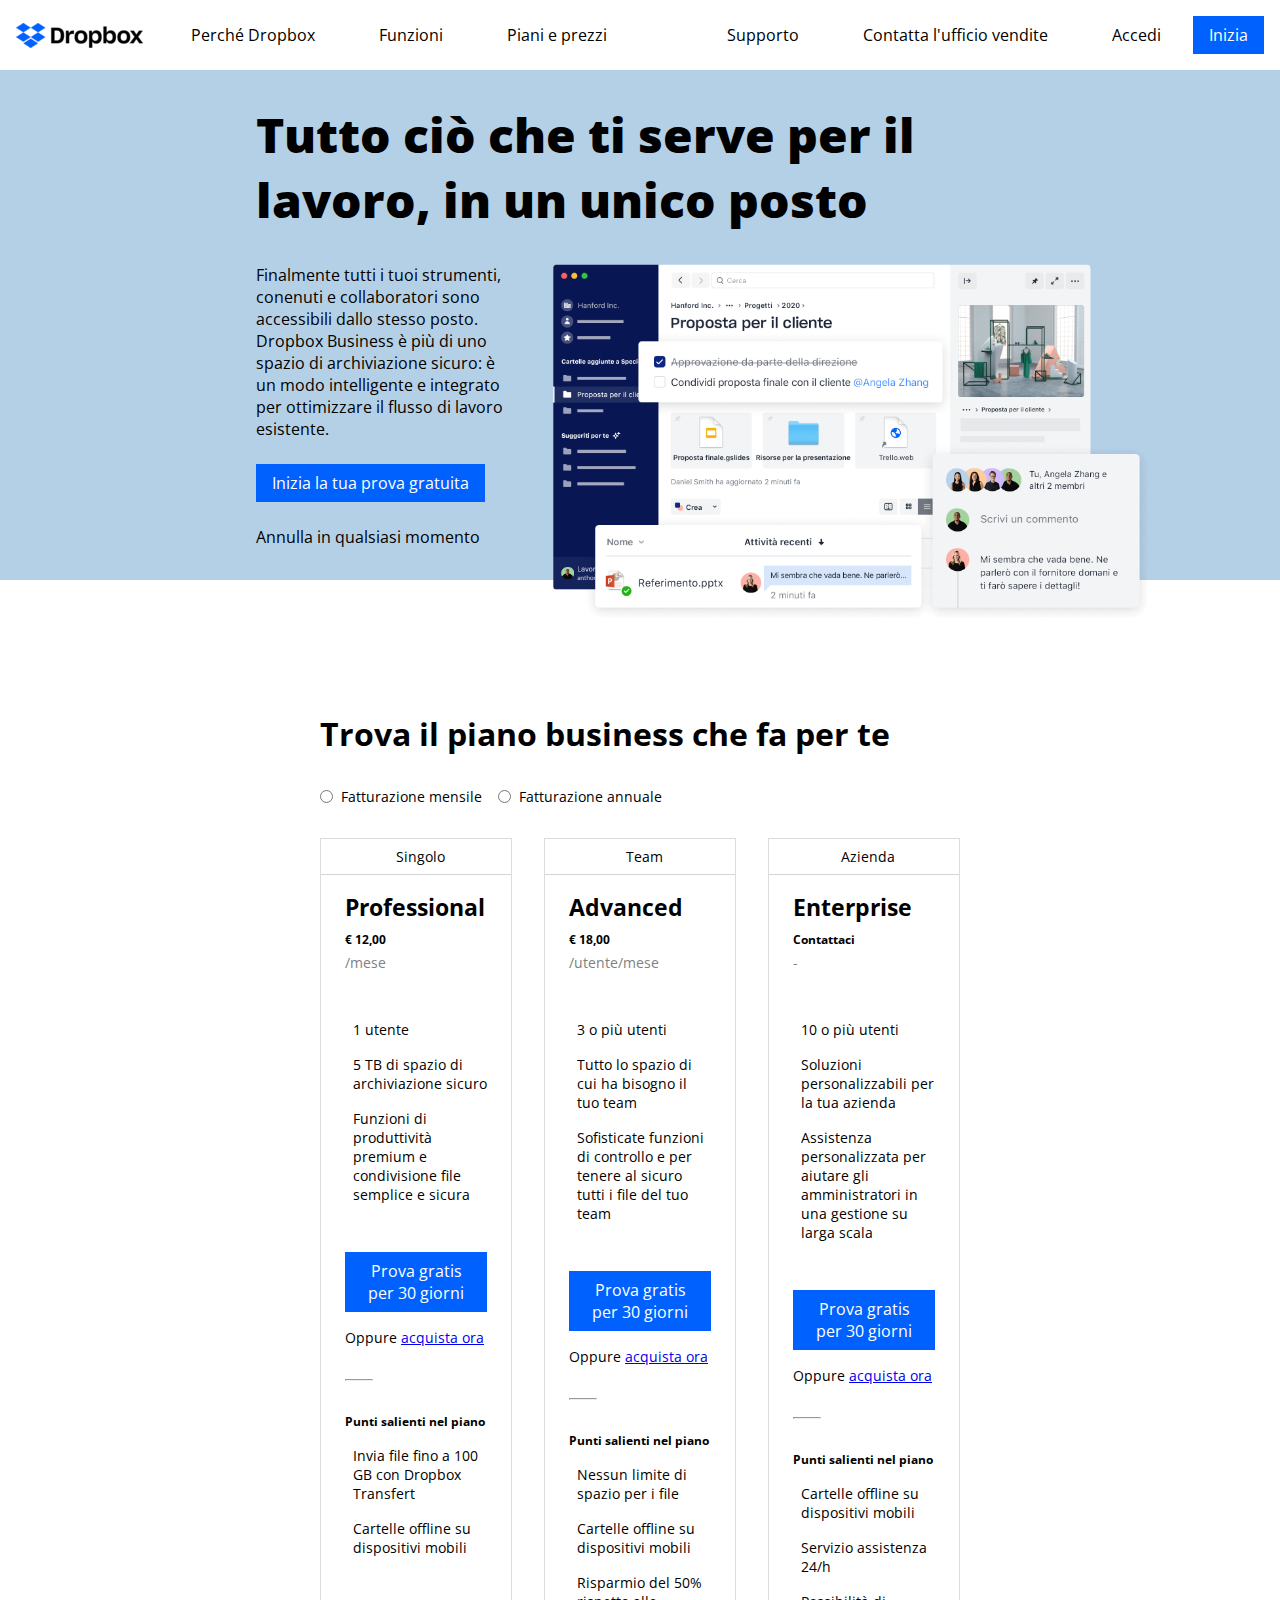
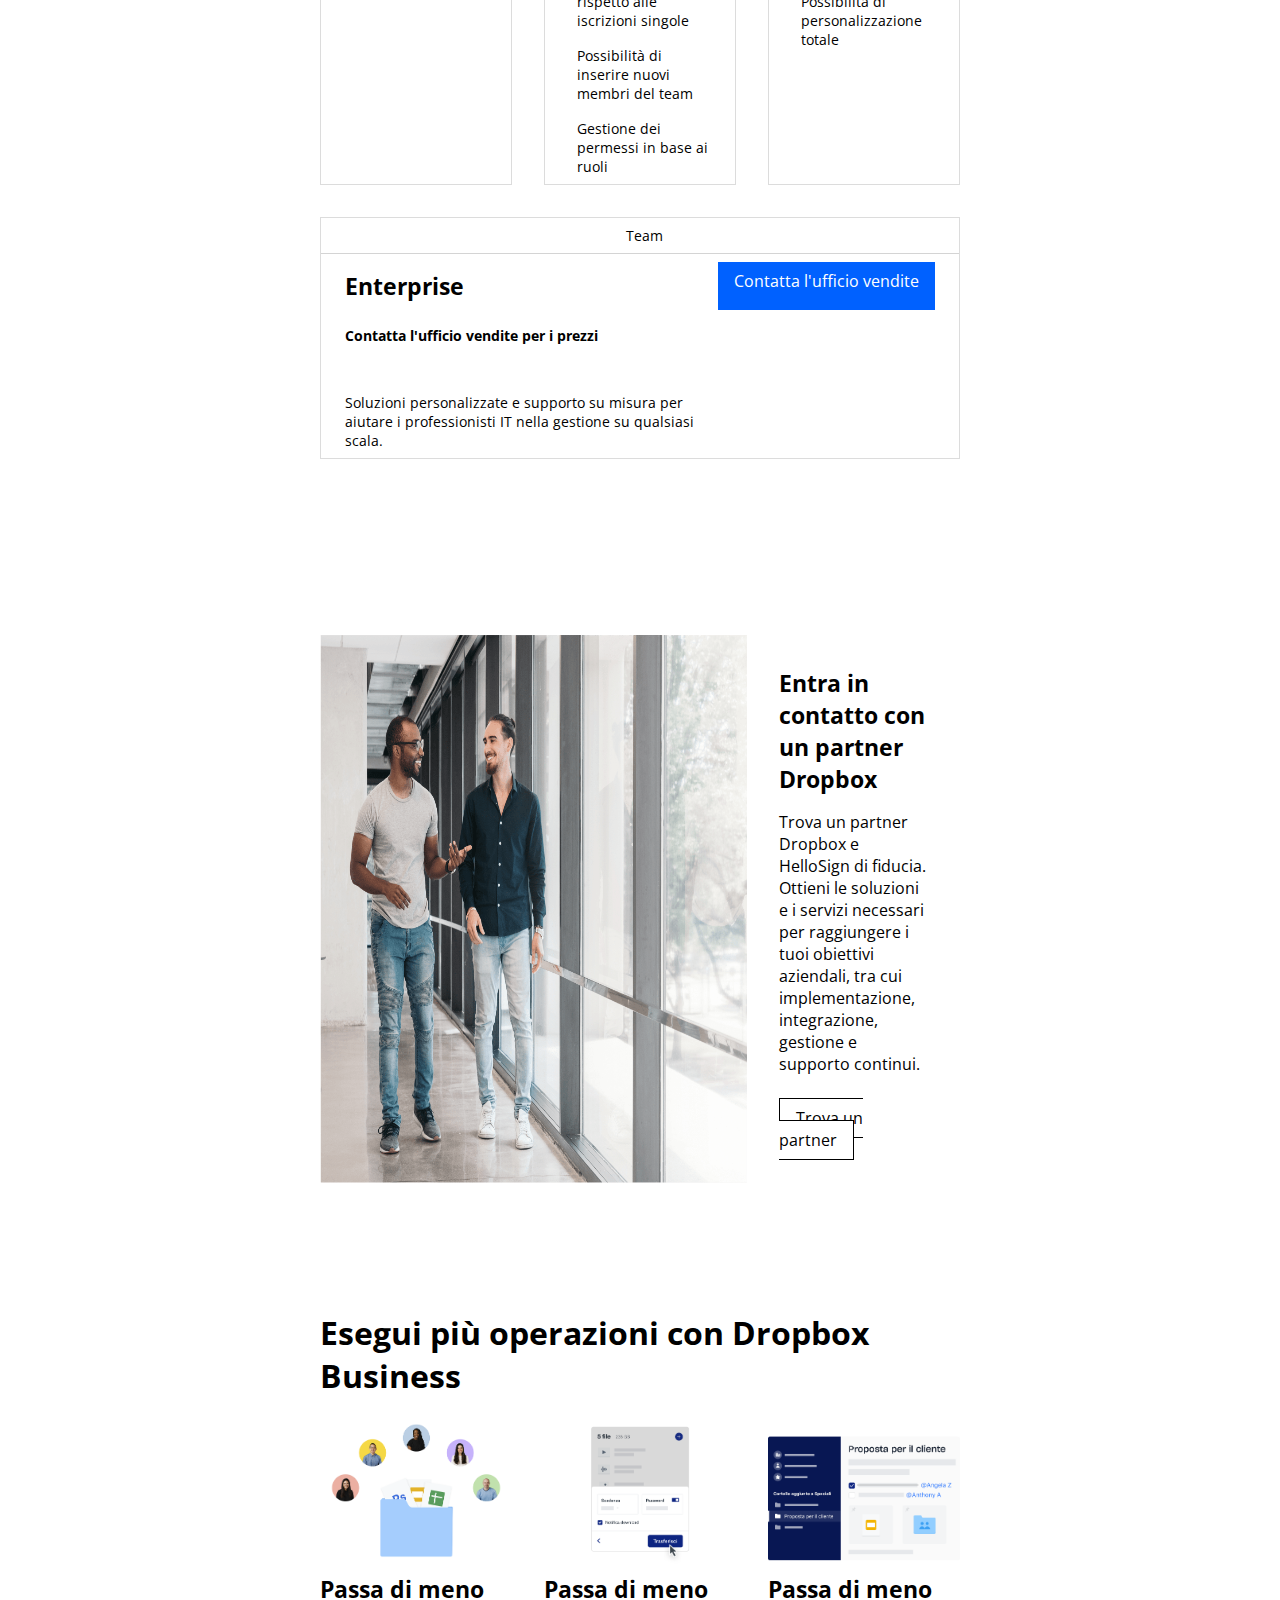
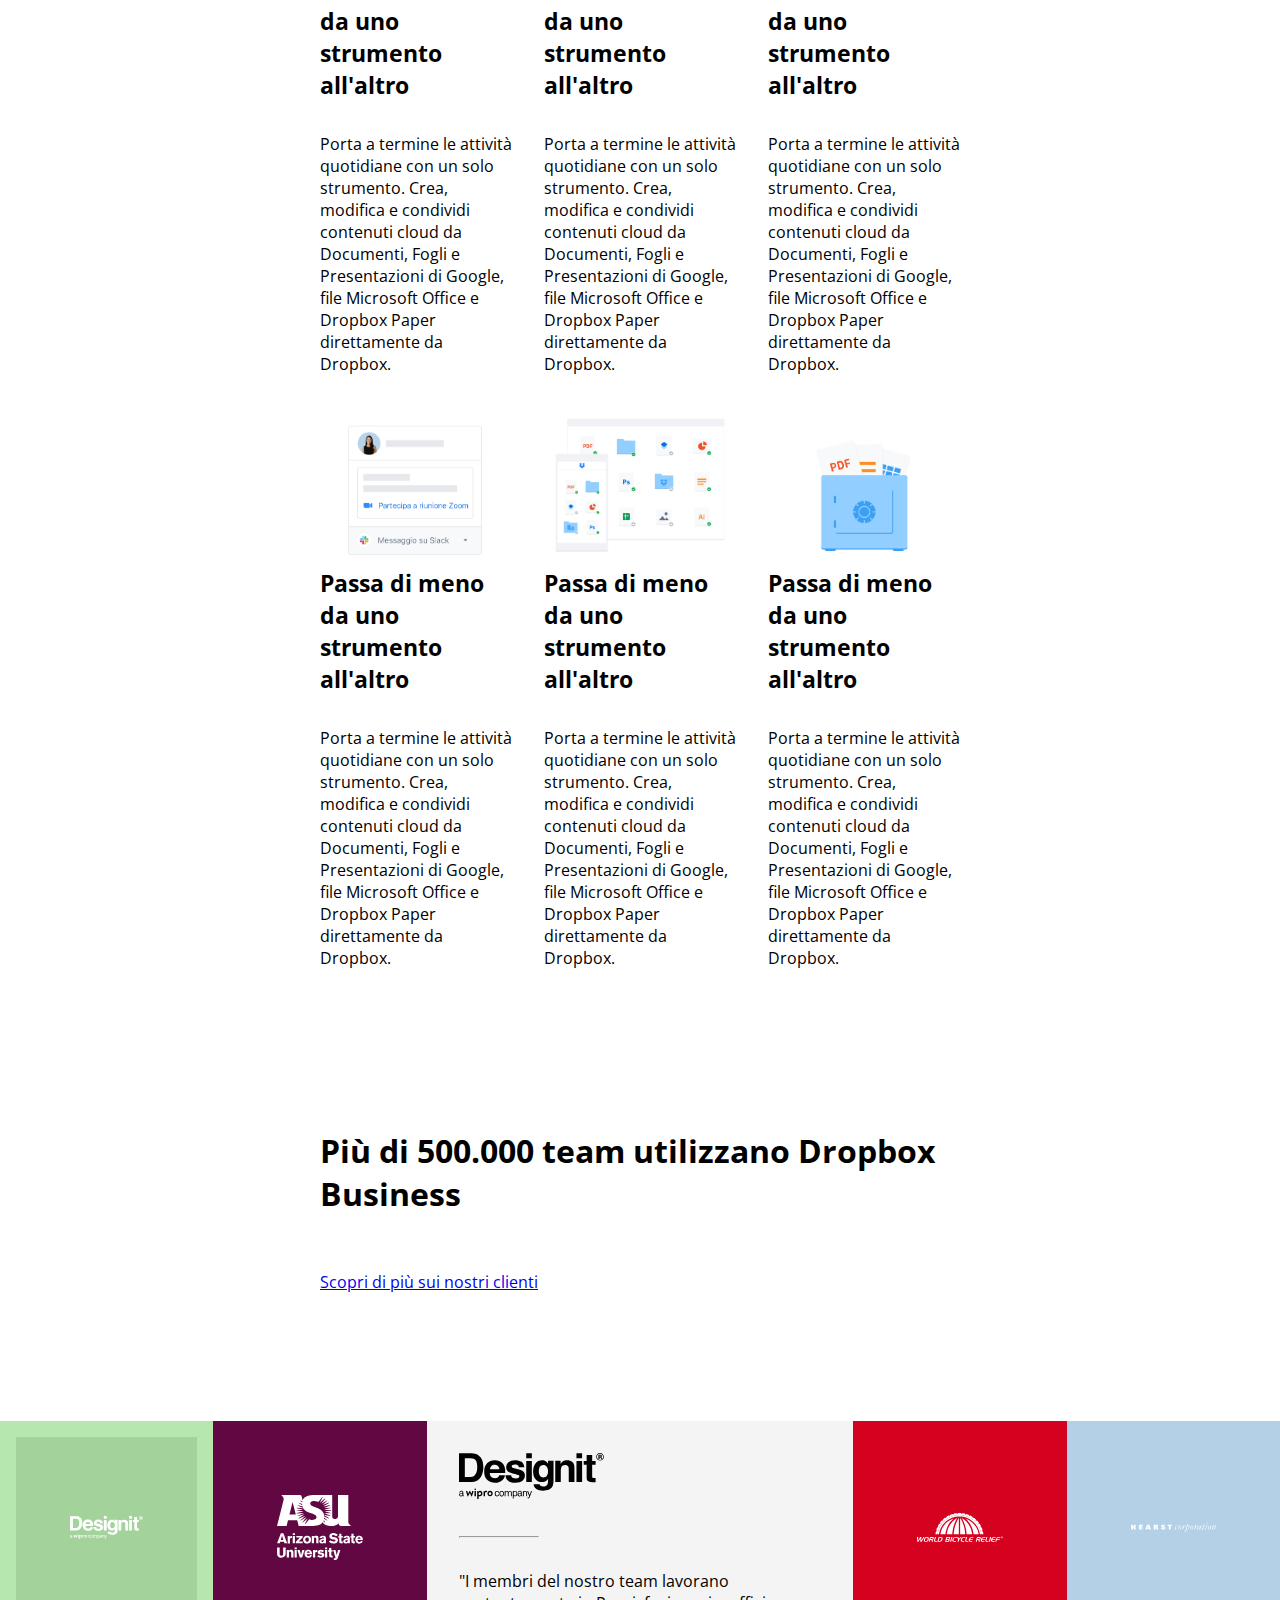
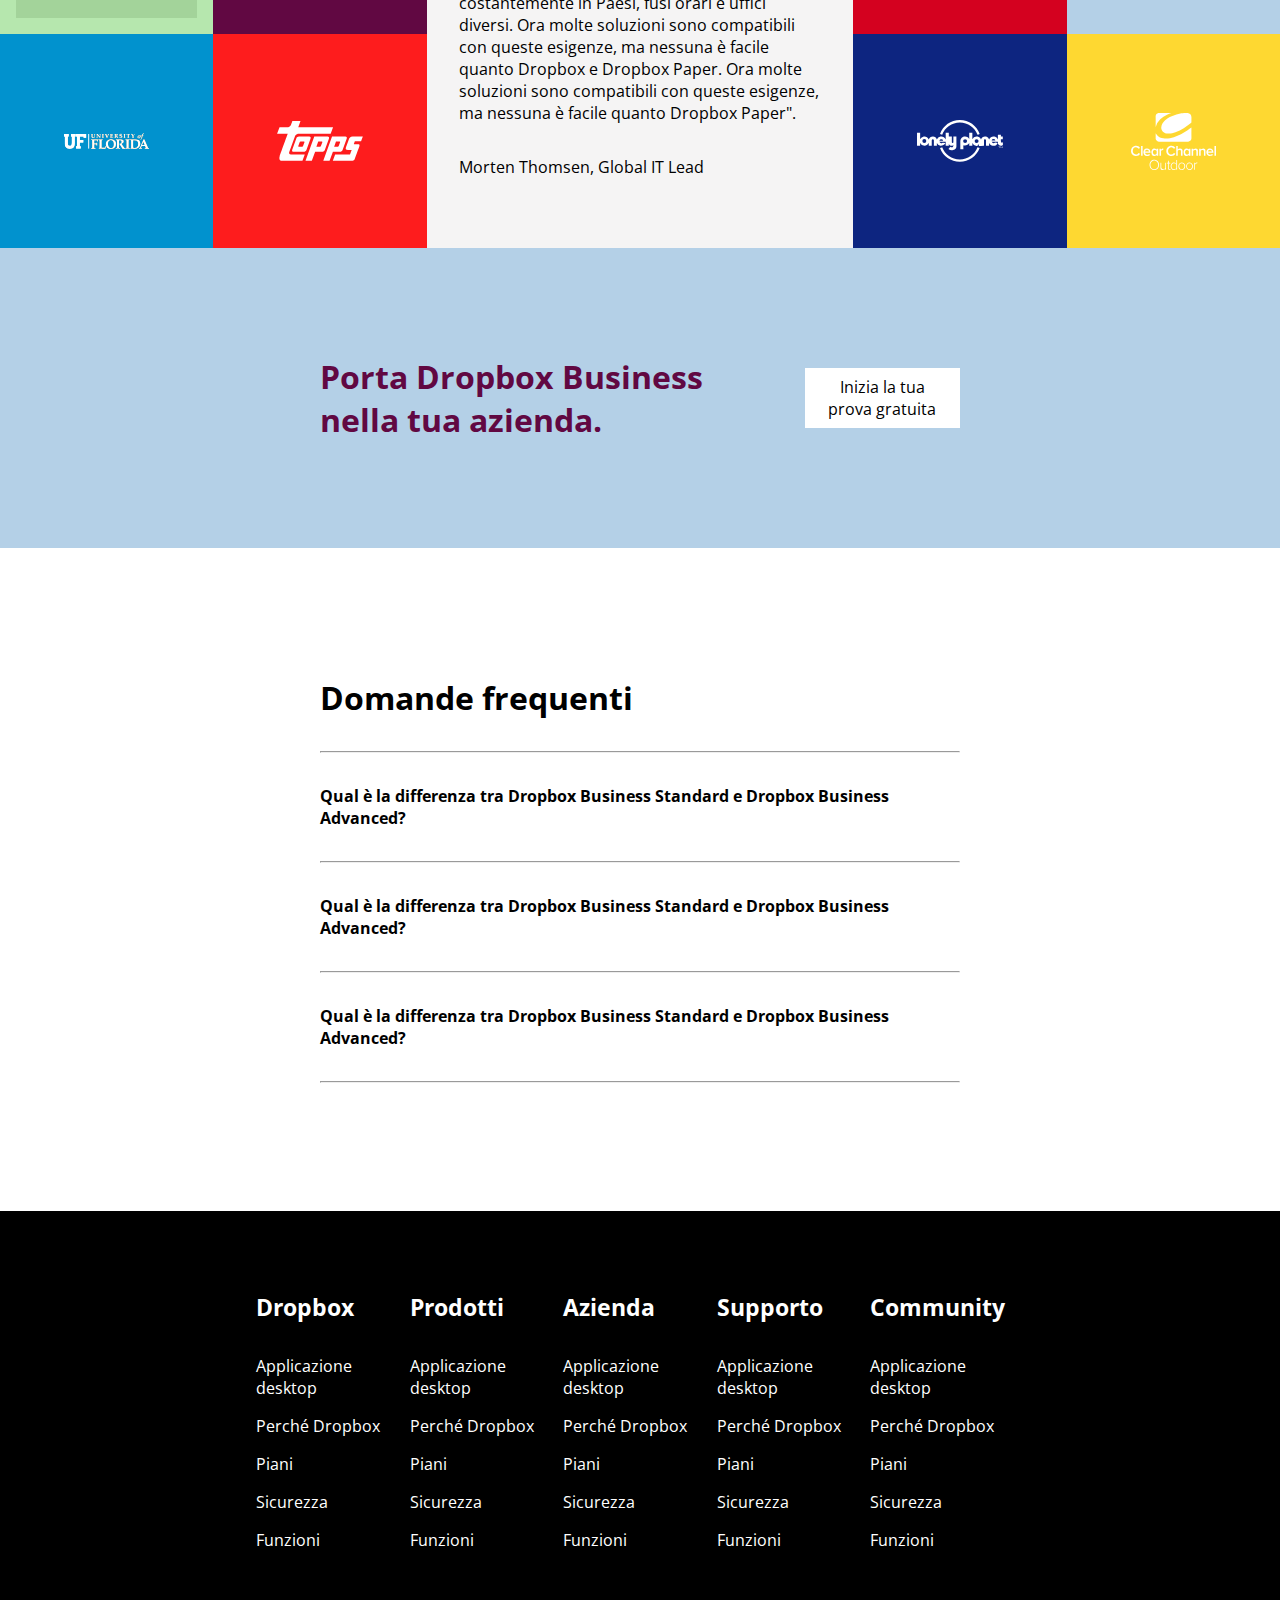
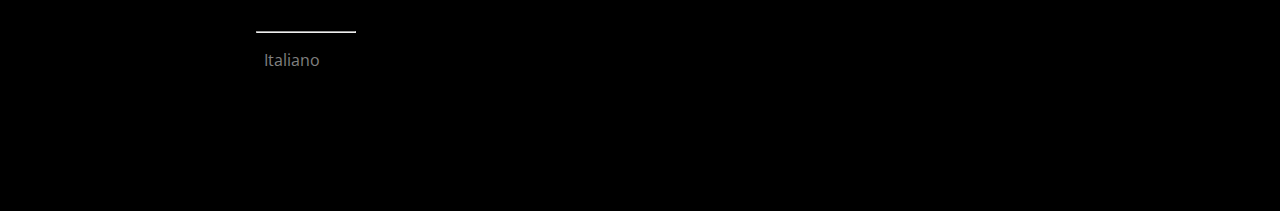
<file: index.html>
<!DOCTYPE html>
<html lang="en">
    <head>
        <meta charset="UTF-8">
        <meta name="viewport" content="width=device-width, initial-scale=1.0">
        <title>Dropbox</title>
        <link rel="stylesheet" href="./css/style.css">

        <!-- Fontawesome -->
        <link rel="stylesheet"
            href="https://cdnjs.cloudflare.com/ajax/libs/font-awesome/6.4.0/css/all.min.css"
            integrity="sha512-iecdLmaskl7CVkqkXNQ/ZH/XLlvWZOJyj7Yy7tcenmpD1ypASozpmT/E0iPtmFIB46ZmdtAc9eNBvH0H/ZpiBw=="
            crossorigin="anonymous" referrerpolicy="no-referrer" />

        <!-- Google Font -->
        <link rel="preconnect" href="https://fonts.googleapis.com">
        <link rel="preconnect" href="https://fonts.gstatic.com" crossorigin>
        <link
            href="https://fonts.googleapis.com/css2?family=Open+Sans:wght@300;400;700;800&display=swap"
            rel="stylesheet">
    </head>
    <body class="debug">
        <header>
            <nav class="d-flex">
                <div class="left-nav d-flex align-center">
                    <img src="./img/logo-small.png" alt>
                    <ul class="d-flex">
                        <div
                            class="nav-border dropdown d-flex justify-center align-center">
                            <li><a href>Perché Dropbox</a></li>
                            <div class="dropdown-content">
                                <div class="dropdown-left">
                                    <ul>
                                        <a href="#"><h4>Panoramica</h4></a>
                                        <a href="#">Ispirati</a>
                                        <a href="#">Cosa dicono i clienti</a>
                                        <a href="#">Integrazioni di app</a>
                                        <a href="#">Risorse</a>
                                    </ul>
                                </div>
                                <div class="dropdown-right">
                                    <ul>
                                        <a href="#"><h4>Lavora al meglio con Dropbox</h4></a>
                                        <a href="#">Condividi file</a>
                                        <a href="#">Archivia e organizza</a>
                                        <a href="#">Sincronizza i tuoi dispositivi</a>
                                        <a href="#">Proteggi i tuoi dati</a>
                                        <a href="#">Connetti tra loro i membri del team in remoto</a>
                                        <a href="#">Fai avanzare il tuo lavoro</a>
                                        <a href="#">Backup sempre attivo</a>
                                        <a href="#">Firma un documento</a>
                                        <a href="#">Monitora i dati analitici dei documenti</a>
                                    </ul>
                                </div>
                            </div>
                        </div>
                        <div
                            class="nav-border dropdown d-flex justify-center align-center">
                            <li><a href>Funzioni </a></li>
                                    <div class="dropdown-content">
                                        <div class="dropdown-left">
                                            <ul>
                                                <a href="#"><h4>Panoramica</h4></a>
                                                <a href="#">Ispirati</a>
                                                <a href="#">Cosa dicono i clienti</a>
                                                <a href="#">Integrazioni di app</a>
                                                <a href="#">Risorse</a>
                                            </ul>
                                        </div>
                                        
                                        </div>
                                    </div>
                        <div
                            class="nav-border d-flex justify-center align-center"><li><a
                                    href>Piani e prezzi</a></li></div>
                    </ul>
                </div>
                <div class="right-nav d-flex">
                    <ul class="d-flex">
                        <div
                            class="nav-border d-flex justify-center align-center"><li><a
                                    href>Supporto</a></li></div>
                        <div
                            class="nav-border d-flex justify-center align-center"><li><a
                                    href>Contatta l'ufficio vendite</a></li></div>
                        <div
                            class="nav-border d-flex justify-center align-center"><li><a
                                    href>Accedi</a></li></div>
                    </ul>
                    <a class="blue-button" href>Inizia</a>
                </div>
            </nav>
        </header>
        <main>
            <section class="jumbo">
                <div class="container hero">
                    <h1>Tutto ciò che ti serve per il lavoro, in un unico posto</h1>
                    <div class="row d-flex">
                        <div class="col-4">
                            <p class="text-top">Finalmente tutti i tuoi
                                strumenti, conenuti e
                                collaboratori sono accessibili dallo stesso
                                posto.
                                Dropbox Business è più di uno spazio di
                                archiviazione sicuro: è un modo intelligente e
                                integrato per ottimizzare il flusso di lavoro
                                esistente.</p>
                            <a class="blue-button" href="#">Inizia la tua prova
                                gratuita</a>
                            <p class="text-bottom">Annulla in qualsiasi momento</p>
                            <a href="#plans-section"><i
                                    class="arrow fa-solid fa-arrow-down fa-2xl"></i></a>
                        </div>
                        <div class="col-8">
                            <img src="./img/jumbo.png" alt>
                        </div>
                    </div>
                </div>
            </section>

            <section class="plans" id="plans-section">
                <div class="container business">
                    <h2 class="find">Trova il piano business che fa per te</h2>

                    <div class="pay-form d-flex">
                        <input type="radio" name="payment"
                            value="Fatturazione mensile">
                        <label for="Fatturazione mensile">Fatturazione mensile</label><br>
                        <input type="radio" id="Fatturazione annuale"
                            name="payment" value="Fatturazione annuale">
                        <label for="Fatturazione annuale">Fatturazione annuale</label><br>
                    </div>

                    <div class="row d-flex gap-2">
                        <div class="col-4 d-flex">
                            <div class="card">
                                <div class="card-top d-flex gap-half">
                                    <i class="fa-solid fa-user"></i><p>Singolo</p>
                                </div>

                                <div class="divide d-flex flex-column py-half ">

                                    <h3 class="plan-title">Professional</h3>
                                    <h5 class="price">€ 12,00</h5>
                                    <p class="duration">/mese</p>
                                </div>
                                <div
                                    class="users-number d-flex flex-row py-half align-center gap-half">
                                    <i class="fa-solid fa-user"></i>
                                    <p>1 utente</p>
                                </div>
                                <div
                                    class="cloud d-flex flex-row py-half gap-half">
                                    <i class="fa-solid fa-folder"></i>
                                    <p>5 TB di spazio di archiviazione sicuro</p>
                                </div>
                                <div
                                    class="share d-flex flex-row py-half gap-half">
                                    <i class="fa-solid fa-share-nodes"></i>
                                    <p>Funzioni di produttività premium e
                                        condivisione file semplice e sicura</p>
                                </div>
                                <div class="buy d-flex justify-center py-half">
                                    <a href="#" class="blue-button  py-half">Prova
                                        gratis per 30 giorni</a>

                                </div>
                                <div class="or py-half">
                                    <p>Oppure <a href="#">acquista ora</a></p>
                                </div>
                                <div class="line py-half"><hr>
                                </div>
                                <div class="advantages py-half">
                                    <h5>Punti salienti nel piano</h5>
                                </div>
                                <div class="d-flex py-half gap-half">
                                    <i class="fa-solid fa-check"
                                        style="color: var(--dbx-primary);"></i>
                                    <p>Invia file fino a 100 GB con Dropbox
                                        Transfert</p>
                                </div>
                                <div class="d-flex py-half gap-half">
                                    <i class="fa-solid fa-check"
                                        style="color: var(--dbx-primary);"></i>
                                    <p>Cartelle offline su dispositivi mobili</p>
                                </div>
                            </div>
                        </div>
                        <div class="col-4 d-flex center">
                            <div class="card">
                                <div class="card-top d-flex gap-half">
                                    <i class="fa-solid fa-people-group"></i><p>Team</p>
                                </div>

                                <div class="divide d-flex flex-column py-half ">

                                    <h3 class="plan-title">Advanced</h3>
                                    <h5 class="price">€ 18,00</h5>
                                    <p class="duration">/utente/mese</p>
                                </div>
                                <div
                                    class="users-number d-flex flex-row py-half align-center gap-half">
                                    <i class="fa-solid fa-people-group"></i>
                                    <p>3 o più utenti</p>
                                </div>
                                <div
                                    class="cloud d-flex flex-row py-half gap-half">
                                    <i class="fa-solid fa-folder"></i>
                                    <p>Tutto lo spazio di cui ha bisogno il tuo
                                        team</p>
                                </div>
                                <div
                                    class="share d-flex flex-row py-half gap-half">
                                    <i class="fa-solid fa-share-nodes"></i>
                                    <p>Sofisticate funzioni di controllo e per
                                        tenere al sicuro tutti i file del tuo
                                        team</p>
                                </div>
                                <div class="buy d-flex justify-center py-half">
                                    <a href="#" class="blue-button  py-half">Prova
                                        gratis per 30 giorni</a>
                                </div>
                                <div class="or py-half">
                                    <p>Oppure <a href="#">acquista ora</a></p>
                                </div>
                                <div class="line py-half"><hr>
                                </div>
                                <div class="advantages py-half">
                                    <h5>Punti salienti nel piano</h5>
                                </div>
                                <div class="d-flex py-half gap-half">
                                    <i class="fa-solid fa-check"
                                        style="color: var(--dbx-primary);"></i>
                                    <p>Nessun limite di spazio per i file</p>
                                </div>
                                <div class="d-flex py-half gap-half">
                                    <i class="fa-solid fa-check"
                                        style="color: var(--dbx-primary);"></i>
                                    <p>Cartelle offline su dispositivi mobili</p>
                                </div>
                                <div class="d-flex py-half gap-half">
                                    <i class="fa-solid fa-check"
                                        style="color: var(--dbx-primary);"></i>
                                    <p>Risparmio del 50% rispetto alle
                                        iscrizioni singole</p>
                                </div>
                                <div class="d-flex py-half gap-half">
                                    <i class="fa-solid fa-check"
                                        style="color: var(--dbx-primary);"></i>
                                    <p>Possibilità di inserire nuovi membri del
                                        team</p>
                                </div>
                                <div class="d-flex py-half gap-half">
                                    <i class="fa-solid fa-check"
                                        style="color: var(--dbx-primary);"></i>
                                    <p>Gestione dei permessi in base ai ruoli</p>
                                </div>
                            </div>
                        </div>
                        <div class="col-4 d-flex">
                            <div class="card">
                                <div class="card-top d-flex gap-half">
                                    <i class="fa-sharp fa-solid fa-building"></i><p>Azienda</p>
                                </div>

                                <div class="divide d-flex flex-column py-half ">

                                    <h3 class="plan-title">Enterprise</h3>
                                    <h5 class="price">Contattaci</h5>
                                    <p class="duration">-</p>
                                </div>
                                <div
                                    class="users-number d-flex flex-row py-half align-center gap-half">
                                    <i class="fa-solid fa-user"></i>
                                    <p>10 o più utenti</p>
                                </div>
                                <div
                                    class="cloud d-flex flex-row py-half gap-half">
                                    <i class="fa-solid fa-folder"></i>
                                    <p>Soluzioni personalizzabili per la tua
                                        azienda</p>
                                </div>
                                <div
                                    class="share d-flex flex-row py-half gap-half">
                                    <i class="fa-solid fa-share-nodes"></i>
                                    <p>Assistenza personalizzata per aiutare gli
                                        amministratori in una gestione su larga
                                        scala</p>
                                </div>
                                <div class="buy d-flex justify-center py-half">
                                    <a href="#" class="blue-button  py-half">Prova
                                        gratis per 30 giorni</a>
                                </div>
                                <div class="or py-half">
                                    <p>Oppure <a href="#">acquista ora</a></p>
                                </div>
                                <div class="line py-half"><hr>
                                </div>
                                <div class="advantages py-half">
                                    <h5>Punti salienti nel piano</h5>
                                </div>
                                <div class="d-flex py-half gap-half">
                                    <i class="fa-solid fa-check"
                                        style="color: var(--dbx-primary);"></i>
                                    <p>Cartelle offline su dispositivi mobili</p>
                                </div>
                                <div class="d-flex py-half gap-half">
                                    <i class="fa-solid fa-check"
                                        style="color: var(--dbx-primary);"></i>
                                    <p>Servizio assistenza 24/h</p>
                                </div>
                                <div class="d-flex py-half gap-half">
                                    <i class="fa-solid fa-check"
                                        style="color: var(--dbx-primary);"></i>
                                    <p>Possibilità di personalizzazione totale</p>
                                </div>
                            </div>
                        </div>

                    </div>
                    <div class="col-12">

                        <div class="card">
                            <div class="card-top d-flex gap-half">
                                <i class="fa-sharp fa-solid fa-building"></i>
                                <p>Team</p>
                            </div>
                            <div class="horizontal">
                            </div>
                            <div class="card-4 d-flex py-half ">
                                <h3 class="plan-title">Enterprise</h3>
                                <a class="blue-button" href="#">Contatta l'ufficio
                                    vendite</a>
                            </div>
                            <div class="subtitle py-half flex-column">
                                <h4>Contatta l'ufficio vendite per i prezzi</h4>
                                <p>Soluzioni personalizzate e supporto su misura
                                    per aiutare i professionisti IT nella
                                    gestione su qualsiasi scala.</p>
                            </div>

                        </div>

                    </div>
                </section>

                <section class="join">
                    <div class="container wrap">
                        <div class="row d-flex">
                            <div class="col-8 d-flex">
                                <img class="partner" src="./img/partner.png" alt>
                            </div>
                            <div class="col-4 contact-partner">
                                <h3>Entra in contatto con un partner Dropbox</h3>
                                <p>Trova un partner Dropbox e HelloSign di
                                    fiducia. Ottieni le soluzioni e i servizi
                                    necessari per raggiungere i tuoi obiettivi
                                    aziendali, tra cui implementazione,
                                    integrazione, gestione e supporto continui.</p>
                                <a class="white-button" href>Trova un partner</a>
                            </div>
                        </div>
                    </div>
                </section>

                <section class="operations">

                    <h2>Esegui più operazioni con Dropbox Business</h2>
                    <div class="container">
                        <div class="row d-flex gap-2">
                            <div class="col-4">
                                <img class="img-operations"
                                    src="./img/business-feature-switching-tools.png"
                                    alt="Funzioni">
                                <h3>Passa di meno da uno strumento all'altro</h3>
                                <p>Porta a termine le attività quotidiane con un
                                    solo strumento. Crea, modifica e condividi
                                    contenuti cloud da
                                    Documenti, Fogli e Presentazioni di Google,
                                    file Microsoft Office e Dropbox Paper
                                    direttamente da Dropbox.</p>
                            </div>

                            <div class="col-4">
                                <img class="img-operations"
                                    src="./img/business-feature-send-files-it.png"
                                    alt="Funzioni">
                                <h3>Passa di meno da uno strumento all'altro</h3>
                                <p>Porta a termine le attività quotidiane con un
                                    solo strumento. Crea, modifica e condividi
                                    contenuti cloud da
                                    Documenti, Fogli e Presentazioni di Google,
                                    file Microsoft Office e Dropbox Paper
                                    direttamente da Dropbox.</p>
                            </div>

                            <div class="col-4">
                                <img class="img-operations"
                                    src="./img/business-feature-coordinate-it.png"
                                    alt="Funzioni">
                                <h3>Passa di meno da uno strumento all'altro</h3>
                                <p>Porta a termine le attività quotidiane con un
                                    solo strumento. Crea, modifica e condividi
                                    contenuti cloud da
                                    Documenti, Fogli e Presentazioni di Google,
                                    file Microsoft Office e Dropbox Paper
                                    direttamente da Dropbox.</p>
                            </div>
                        </div>
                        <div class="row d-flex gap-2">
                            <div class="col-4">
                                <img class="img-operations"
                                    src="./img/business-feature-integrations-it.png"
                                    alt="Funzioni">
                                <h3>Passa di meno da uno strumento all'altro</h3>
                                <p>Porta a termine le attività quotidiane con un
                                    solo strumento. Crea, modifica e condividi
                                    contenuti cloud da
                                    Documenti, Fogli e Presentazioni di Google,
                                    file Microsoft Office e Dropbox Paper
                                    direttamente da Dropbox.</p>
                            </div>
                            <div class="col-4">
                                <img class="img-operations"
                                    src="./img/business-feature-multi-device.png"
                                    alt="Funzioni">
                                <h3>Passa di meno da uno strumento all'altro</h3>
                                <p>Porta a termine le attività quotidiane con un
                                    solo strumento. Crea, modifica e condividi
                                    contenuti cloud da
                                    Documenti, Fogli e Presentazioni di Google,
                                    file Microsoft Office e Dropbox Paper
                                    direttamente da Dropbox.</p>
                            </div>
                            <div class="col-4">
                                <img class="img-operations"
                                    src="./img/business-feature-security.png"
                                    alt="Funzioni">
                                <h3>Passa di meno da uno strumento all'altro</h3>
                                <p>Porta a termine le attività quotidiane con un
                                    solo strumento. Crea, modifica e condividi
                                    contenuti cloud da
                                    Documenti, Fogli e Presentazioni di Google,
                                    file Microsoft Office e Dropbox Paper
                                    direttamente da Dropbox.</p>
                            </div>
                        </div>
                        <h2 class="teams">Più di 500.000 team utilizzano Dropbox
                            Business </h2>
                        <a class="discover" href="#">Scopri di più sui nostri
                            clienti</a>
                    </div>

                </section>
                <section class="companies">
                    <div class="container">
                        <div class="row d-flex">
                            <div class="col-4 d-flex">
                                <div class="wrap d-flex flex-column">
                                    <div class="square square-1 d-flex">
                                        <img src="./img/designit.svg"
                                            alt="Designit">
                                    </div>
                                    <div class="square square-2 d-flex">
                                        <img
                                            src="./img/university_of_florida.svg"
                                            alt="Uof">
                                    </div>
                                </div>
                                <div class="wrap d-flex flex-column">
                                    <div class="square square-3 d-flex">
                                        <img
                                            src="./img/arizona_state_university.svg"
                                            alt="Asu">
                                    </div>
                                    <div class="square square-4 d-flex">
                                        <img src="./img/topps.svg" alt="Topps">
                                    </div>
                                </div>

                            </div>

                            <div class="col-4">
                                <div class="large-square">
                                    <img class="designit"
                                        src="./img/designit.svg" alt="Designit">
                                    <hr class="large-square-hr">
                                    <p>"I membri del nostro team lavorano costantemente in Paesi, fusi orari e uffici diversi. Ora molte soluzioni sono compatibili con queste esigenze, ma nessuna è facile quanto Dropbox e Dropbox Paper. Ora molte soluzioni sono compatibili con queste esigenze, ma nessuna è facile quanto Dropbox Paper".</p>
                                    <p>Morten Thomsen, Global IT Lead</p>
                                </div>
                            </div>
                            <div class="col-4 d-flex">
                                <div class="wrap d-flex flex-column">
                                    <div class="square square-5 d-flex">
                                        <img
                                            src="./img/world_bicycle_relief.svg"
                                            alt="WBR">
                                    </div>
                                    <div class="square square-6 d-flex">
                                        <img src="./img/lonely_planet.svg"
                                            alt="HC">
                                    </div>
                                </div>
                                <div class="wrap d-flex flex-column">
                                    <div class="square square-7 d-flex">
                                        <img src="./img/hearst_corp.svg"
                                            alt="HC">
                                    </div>
                                    <div class="square square-8 d-flex">
                                        <img src="./img/clear_channel.svg"
                                            alt="HC">
                                    </div>
                                </div>

                            </div>
                        </div>
                    </div>
                </section>
                <section class="call-to-action">
                    <div class="bring d-flex">
                        <h2>Porta Dropbox Business nella tua azienda.</h2>
                        <a class="white-button" style="border: none;" href="#">Inizia
                            la tua prova gratuita</a>
                    </div>
                </section>
                <section class="faq">
                    <div class="questions d-flex flex-column">
                        <div class="ask flex-column">
                            <h2>Domande frequenti</h2>
                            <hr>
                        </div>
                        <div class="chevron d-flex flex-row align-center">
                            <div class="faq-text">
                                <h4>Qual è la differenza tra Dropbox Business
                                    Standard e Dropbox Business Advanced?</h4>
                                <div class="hide">
                                    <p>Lorem ipsum, dolor sit amet consectetur
                                        adipisicing elit. Accusantium nam
                                        eveniet
                                        officia nihil culpa commodi pariatur? In
                                        beatae
                                        doloribus, quos non necessitatibus
                                        inventore
                                        ducimus nisi!</p>
                                </div>
                            </div>
                            <i class="fa-solid fa-chevron-down"></i>
                        </div>
                        <hr>
                        <div class="chevron d-flex flex-row align-center">
                            <div class="faq-text">
                                <h4>Qual è la differenza tra Dropbox Business
                                    Standard e Dropbox Business Advanced?</h4>
                                <div class="hide">
                                    <p>Lorem ipsum, dolor sit amet consectetur
                                        adipisicing elit. Accusantium nam
                                        eveniet
                                        officia nihil culpa commodi pariatur? In
                                        beatae
                                        doloribus, quos non necessitatibus
                                        inventore
                                        ducimus nisi!</p>
                                </div>
                            </div>
                            <i class="fa-solid fa-chevron-down"></i>
                        </div>
                        <hr>
                        <div class="chevron d-flex flex-row align-center">
                            <div class="faq-text">
                                <h4>Qual è la differenza tra Dropbox Business
                                    Standard e Dropbox Business Advanced?</h4>
                                <div class="hide">
                                    <p>Lorem ipsum, dolor sit amet consectetur
                                        adipisicing elit. Accusantium nam
                                        eveniet
                                        officia nihil culpa commodi pariatur? In
                                        beatae
                                        doloribus, quos non necessitatibus
                                        inventore
                                        ducimus nisi!</p>
                                </div>
                            </div>
                            <i class="fa-solid fa-chevron-down"></i>
                        </div>
                        <hr>

                    </section>
                </main>
                <footer>
                    <div class="info">
                        <div class="row d-flex space-between">
                            <div class="col d-flex flex-column">
                                <h3>Dropbox</h3>
                                <ul>
                                    <li><a href="#">Applicazione desktop</a></li>
                                    <li><a href="#">Perché Dropbox</a></li>
                                    <li><a href="#">Piani</a></li>
                                    <li><a href="#">Sicurezza</a></li>
                                    <li><a href="#">Funzioni</a></li>
                                </ul>
                            </div>
                            <div class="col">
                                <h3>Prodotti</h3>
                                <ul>
                                    <li><a href="#">Applicazione desktop</a></li>
                                    <li><a href="#">Perché Dropbox</a></li>
                                    <li><a href="#">Piani</a></li>
                                    <li><a href="#">Sicurezza</a></li>
                                    <li><a href="#">Funzioni</a></li>
                                </ul>
                            </div>
                            <div class="col">
                                <h3>Azienda</h3>
                                <ul>
                                    <li><a href="#">Applicazione desktop</a></li>
                                    <li><a href="#">Perché Dropbox</a></li>
                                    <li><a href="#">Piani</a></li>
                                    <li><a href="#">Sicurezza</a></li>
                                    <li><a href="#">Funzioni</a></li>
                                </ul>
                            </div>
                            <div class="col">
                                <h3>Supporto</h3>
                                <ul>
                                    <li><a href="#">Applicazione desktop</a></li>
                                    <li><a href="#">Perché Dropbox</a></li>
                                    <li><a href="#">Piani</a></li>
                                    <li><a href="#">Sicurezza</a></li>
                                    <li><a href="#">Funzioni</a></li>
                                </ul>
                            </div>
                            <div class="col">
                                <h3>Community</h3>
                                <ul>
                                    <li><a href="#">Applicazione desktop</a></li>
                                    <li><a href="#">Perché Dropbox</a></li>
                                    <li><a href="#">Piani</a></li>
                                    <li><a href="#">Sicurezza</a></li>
                                    <li><a href="#">Funzioni</a></li>
                                </ul>
                            </div>
                        </div>

                    </div>
                    <div class="under">
                        <hr>
                        <div class="lang d-flex gap-half">
                            <i class="fa-solid fa-earth-americas"></i>
                            <p>Italiano</p>
                            <i class="fa-solid fa-chevron-up fa-xs"
                                style="line-height: 1.5rem;"></i>
                        </div>
                    </div>
                </div>
            </footer>
        </body>
    </html>
</file>
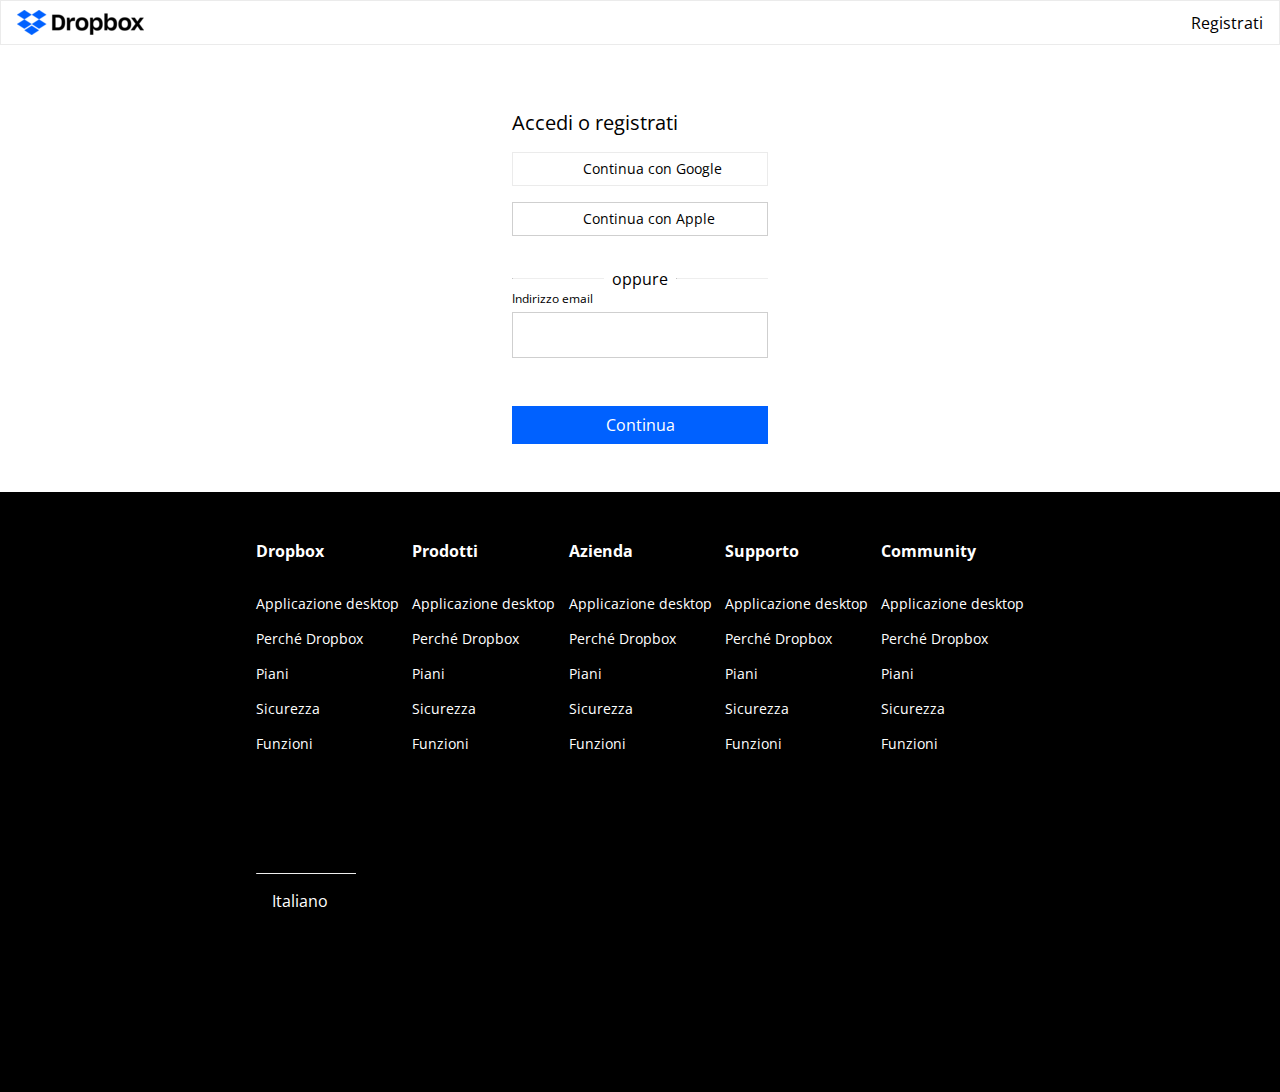
<file: bonus/login.html>
<!DOCTYPE html>
<html lang="en">
    <head>
        <meta charset="UTF-8">
        <meta name="viewport" content="width=device-width, initial-scale=1.0">
        <title>Dropbox</title>
        <link rel="stylesheet" href="./login.css">

        <!-- Fontawesome -->
        <link rel="stylesheet"
            href="https://cdnjs.cloudflare.com/ajax/libs/font-awesome/6.4.0/css/all.min.css"
            integrity="sha512-iecdLmaskl7CVkqkXNQ/ZH/XLlvWZOJyj7Yy7tcenmpD1ypASozpmT/E0iPtmFIB46ZmdtAc9eNBvH0H/ZpiBw=="
            crossorigin="anonymous" referrerpolicy="no-referrer" />

        <!-- Google Font -->
        <link rel="preconnect" href="https://fonts.googleapis.com">
        <link rel="preconnect" href="https://fonts.gstatic.com" crossorigin>
        <link
            href="https://fonts.googleapis.com/css2?family=Open+Sans:wght@300;400;700;800&display=swap"
            rel="stylesheet">
    </head>
    <body>
        <header>
            <nav class="d-flex">
                <div class="left-nav d-flex align-center">
                    <img src="../img/logo-small.png" alt>
                  
                </div>
                <div class="right-nav d-flex align-center">
                    <ul class="d-flex">
                        
                        <div class="nav-border d-flex justify-center align-center">
                            <li><a href><i class="fa-solid fa-globe"></i></a></li>
                        </div>
                        <div class="nav-border d-flex justify-center align-center">
                        <li><a href>Registrati</a></li></div>
                    </div>
                    </ul>
                    
                </div>
            </nav>
        </header>
        <main>
            <section class="login">

                <div class="container d-flex flex-column">
                    <p class="title">Accedi o registrati</p>
                        <div class="form form-google d-flex">
                            <i class="fa-brands fa-google fa-lg" style="line-height: 1.5;"></i>
                            <p><a href="#">Continua con Google</p></a>
                            
                        </div>
                        <div class="form form-apple d-flex">
                            <i class="fa-brands fa-apple fa-xl" style="line-height: 1.5;"></i>
                            <p><a href="#">Continua con Apple</p></a>
                            
                        </div>
                        <div class="divide d-flex flex-row align-center justify-center gap-half">
                            <hr>
                            <p>oppure</p>
                            <hr>
                        </div>
                        <div class="address">
                            <p>Indirizzo email</p>
                            <input type="text">
                        </div>
                        <div class="go d-flex">
                            <a class="blue-button" href="#">Continua</a>
                         </div>

                </div>

            </section>
                </main>
                <footer>
                    <div class="info">
                        <div class="row d-flex space-between">
                            <div class="col d-flex flex-column">
                                <h3>Dropbox</h3>
                                <ul>
                                    <li><a href="#">Applicazione desktop</a></li>
                                    <li><a href="#">Perché Dropbox</a></li>
                                    <li><a href="#">Piani</a></li>
                                    <li><a href="#">Sicurezza</a></li>
                                    <li><a href="#">Funzioni</a></li>
                                </ul>
                            </div>
                            <div class="col">
                                <h3>Prodotti</h3>
                                <ul>
                                    <li><a href="#">Applicazione desktop</a></li>
                                    <li><a href="#">Perché Dropbox</a></li>
                                    <li><a href="#">Piani</a></li>
                                    <li><a href="#">Sicurezza</a></li>
                                    <li><a href="#">Funzioni</a></li>
                                </ul>
                            </div>
                            <div class="col">
                                <h3>Azienda</h3>
                                <ul>
                                    <li><a href="#">Applicazione desktop</a></li>
                                    <li><a href="#">Perché Dropbox</a></li>
                                    <li><a href="#">Piani</a></li>
                                    <li><a href="#">Sicurezza</a></li>
                                    <li><a href="#">Funzioni</a></li>
                                </ul>
                            </div>
                            <div class="col">
                                <h3>Supporto</h3>
                                <ul>
                                    <li><a href="#">Applicazione desktop</a></li>
                                    <li><a href="#">Perché Dropbox</a></li>
                                    <li><a href="#">Piani</a></li>
                                    <li><a href="#">Sicurezza</a></li>
                                    <li><a href="#">Funzioni</a></li>
                                </ul>
                            </div>
                            <div class="col">
                                <h3>Community</h3>
                                <ul>
                                    <li><a href="#">Applicazione desktop</a></li>
                                    <li><a href="#">Perché Dropbox</a></li>
                                    <li><a href="#">Piani</a></li>
                                    <li><a href="#">Sicurezza</a></li>
                                    <li><a href="#">Funzioni</a></li>
                                </ul>
                            </div>
                        </div>

                    </div>
                    <div class="under">
                        <div class="icons d-flex">
                            <i class="fa-brands fa-twitter fa-lg"></i>
                            <i class="fa-brands fa-facebook fa-lg"></i>
                            <i class="fa-brands fa-youtube fa-lg"></i>
                        </div>
                        <div class="d-flex">
                        <hr>
                    </div>
                        <div class="lang d-flex gap-1">
                            <i class="fa-solid fa-earth-americas"></i>
                            <p>Italiano</p>
                            <i class="fa-solid fa-chevron-up fa-xs"
                                style="line-height: 1.5rem;"></i>
                        </div>
                    </div>
                </div>
            </footer>
        </body>
    </html>
</file>
<file: css/style.css>
* {
    margin: 0;
    padding: 0;
    box-sizing: border-box;
}

/* Common */

body {
    font-family: 'Open Sans', sans-serif;
}

:root {
    --dbx-primary: #0061ff;
    --dbx-hero: #b4d0e7;
    --dbx-check: #4981ff;
    --dbx-grey: grey;
    --dbx-white: #ffffff;
    --dbx-trial: #b4d0e7;
    --dbx-trial-text: #610842;
    --dbx-black: #000000;

    --dbx-square1: #A3D39A;
    --dbx-square2: #0192CE;
    --dbx-square3: #610842;
    --dbx-square4: #FE1C1D;
    --dbx-big-square: #F5F4F4;
    --dbx-square5: #D4011F;
    --dbx-square6: #0D2580;
    --dbx-square7: #b4d0e7;
    --dbx-square8: #FED831;
}

ul {
    list-style-type: none;
}

button {
    border: none;
    font-family: Open Sans;
    padding: .5rem 1rem;
    font-size: 1rem;
}

h1 {
    font-weight: 800;
    font-size: -webkit-xxx-large;
    padding-bottom: 2rem;
}

h2 {
    font-size: 32px;
}

h3 {
    font-size: 23px;
}

.white-button {
    background-color: var(--dbx-white);
    border: 1px solid;
    text-align: center;
    text-decoration: none;
    font-family: Open Sans;
    padding: .5rem 1rem;
    font-size: 1rem;
    color: black;

}



/* End Common */

/* Utilities */

.d-flex {
    display: flex;
}

.col-4 {
    width: calc(100% / 12 * 4);
}

.col-8 {
    width: calc(100% / 12 * 8);
    position: relative;
}

.col-12 {
    width: 100%;
    margin-top: 2rem;
    margin-bottom: 3rem;
}

.flex-column {
    flex-direction: column;
}

.flex-row {
    flex-direction: row;
}

.justify-center {
    justify-content: center;
}

.space-between {
    justify-content: space-between;
}

.align-center {
    align-items: center;
}

.gap-half {
    gap: .5rem;
}

.gap-2 {
    gap: 2rem;
}

.py-1 {
    padding: 1rem;
}

.py-half {
    padding: .5rem 1.5rem;
}


/* End Utilities */
/* Effects*/

.blue-button,
.white-button {
    transition: .5s linear;
}

.blue-button:hover {
    filter: brightness(130%);
}

.white-button:hover {
    background-color: var(--dbx-black);
    color: var(--dbx-white);
}

.nav-border:hover {
    border-bottom: 1px solid black;
    background-color: #f2EEE8;
}


/* Header */


header {
    background-color: var(--dbx-white);
    position: sticky;
    top: 0;
    z-index: 100;
}

nav {
    justify-content: space-between;

    align-items: center;
}

nav img {
    width: 127px;
    height: 25px;
    margin: 0 2rem 0 1rem;
}

nav a {
    color: black;
    text-decoration: none;
    padding: 1rem;
}

nav .blue-button {
    margin: 0 1rem;
}

.right-nav {
    align-items: center;
}

nav ul {
    color: var(--dbx-grey);
    gap: 2rem;
}

.nav-border {
    height: 70px;
    transition: all 1s;
}


.blue-button {
    background-color: var(--dbx-primary);
    color: var(--dbx-white);
    text-align: center;
    text-decoration: none;
    font-family: Open Sans;
    padding: .5rem 1rem;
    font-size: 1rem;

}

.jumbo {
    background-color: var(--dbx-hero);
}

main {
    background-color: var(--dbx-white);

    width: 100%;
}

.dropdown-content {
    display: none;
    position: absolute;
    top: 100%;
    left: 0;
    background-color: #f2EEE8;
    
  }

.dropdown {
    position: relative;
    transition: all .5s;
}
.dropdown-content a {
    color: black;
    text-decoration: none;
    display: flex;
    font-size: 12px;
    
  }
  .dropdown-content a h4{
    font-size: 12px;
  }
.dropdown-left ul, .dropdown-right ul{
    width: 200px;
}

.dropdown-left a, .dropdown-right a{
    padding: .5rem 1rem;
}


.dropdown-content a:hover {
    background-color: #a7927224;
}

.dropdown:hover .dropdown-content {
    display: flex;
    flex-direction: row;
    justify-content: flex-start;
}




/* End Header */

/* Main */
.jumbo {
    margin-bottom: 20px;
}

.arrow {
    color: #000000;
}

.hero,
.info {
    padding-top: 2rem;
    width: 60%;
    margin: auto;
}


.hero .text-top,
.hero a {
    margin-bottom: 2rem;
}

.text-bottom {
    padding-bottom: 2rem;
    padding-top: 2rem;
}

.hero img {
    height: 354px;
    position: absolute;
    padding-left: 1rem;
}

/* End jumbo section */


/* plans section */

.plans {
    background-color: var(--dbx-white);
    font-size: .9rem;

}

.plans .find {
    padding-top: 7rem;

}

.business,
.wrap,
.operations,
.questions {
    width: 50%;
    margin: auto;
}

.pay-form {
    margin: 2rem 0;
    gap: .5rem;
}



.card {

    width: 100%;
    border: 0.1px solid #80808047;
    flex-direction: row;

}


.card-top {
    justify-content: center;
    padding: .5rem;
    border-bottom: 1px solid #0000002b;
}


.duration {
    color: grey;
    margin-bottom: 2rem;
}


.plan-title {
    margin-bottom: .5rem;
    margin-top: .5rem;
}

.price {
    margin-bottom: .3rem;
}

.share {
    margin-bottom: 2rem;
}

.line {
    width: 40%;
    margin: 1rem 0;
}

.card-4 {
    justify-content: space-between;
}

.subtitle {
    width: calc(100% / 12 * 8);
}

.subtitle h4 {
    padding-bottom: 3rem;
}

/* End plans section */

/* Join section */

.join,
.operations,
.companies,
.questions {
    padding-top: 8rem;
}

.partner {
    width: 100%;
}

.contact-partner {
    padding: 2rem;
}

.contact-partner h3 {
    padding-bottom: 1rem;
}

.contact-partner p {
    padding-bottom: 2rem;
}

/* End join section */

/* Operations section */
.img-operations {
    width: 100%;
}

.operations h2 {
    margin-bottom: 1rem;
}

.operations .col-4 h3,
.operations .row {
    padding-bottom: 2rem;
}

.teams {
    padding-top: 8rem;
    padding-bottom: 2.5rem;
}

/* End Operations section */

/* Companies section */

.companies img {
    width: 40%;

}

.square {
    width: 100%;
    aspect-ratio: 1;
    justify-content: center;
    align-items: center;
}

.square-1 {
    background-color: var(--dbx-square1);
    border: 1rem solid rgba(207, 255, 199, 0.451)
}

.square-2 {
    background-color: var(--dbx-square2);
}

.square-3 {
    background-color: var(--dbx-square3);
}

.square-4 {
    background-color: var(--dbx-square4);
}

.square-5 {
    background-color: var(--dbx-square5);
}

.square-6 {
    background-color: var(--dbx-square6);
}

.square-7 {
    background-color: var(--dbx-square7);
}

.square-8 {
    background-color: var(--dbx-square8);
}

.wrap {
    width: 50%;
    margin: auto;

}

.square img {
    filter: invert(1);
}

.large-square {
    padding: 2rem;
    background-color: #F5F4F4;
    height: 100%;
}

.designit {
    padding-bottom: 2rem;
}

.large-square-hr {
    width: 80px;
}

.large-square p {
    padding-top: 2rem;
}

/* End Companies section */

/* CTA section */

.call-to-action {
    background-color: var(--dbx-hero);
    height: 300px;
}

.bring {
    width: 50%;
    margin: auto;
    justify-content: center;
    align-items: center;
    height: 100%;
    gap: 4rem;

}

.questions {
    padding-bottom: 8rem;
}

.bring h2 {
    color: var(--dbx-square3);
}

/* End CTA section */

/* FAQ section */



.questions h2,
.question p,
.chevron h4, .faq-text p{
    padding-bottom: 2rem;

}

.chevron {
    padding-top: 2rem;
    justify-content: space-between;
}

.chevron .hide{
    display: none;
}


.chevron:hover .hide{
    display: inline;
}
.chevron:hover i{
    transform: rotate(180deg);
}

/* End FAQ section */

/* Footer */

footer {
    background-color: var(--dbx-black);
    height: 600px;
    color: var(--dbx-white);
}

footer h3 {
    padding-top: 3rem;
    padding-bottom: 2rem;
}

footer a {
    color: white;
    text-decoration: none;
}

footer li {
    padding-bottom: 1rem;
}

.under {
    width: 60%;
    margin: auto;
    padding-top: 4rem;
}

footer hr {
    width: 100px;
}

.lang {
    padding-top: 1rem;
    color: var(--dbx-grey);
}
</file>
<file: bonus/login.css>
* {
    margin: 0;
    padding: 0;
    box-sizing: border-box;
}

/* Common */

body {
    font-family: 'Open Sans', sans-serif;
}

:root {
    --dbx-primary: #0061ff;
    --dbx-hero: #b4d0e7;
    --dbx-check: #4981ff;
    --dbx-grey: grey;
    --dbx-white: #ffffff;
    --dbx-trial: #b4d0e7;
    --dbx-trial-text: #610842;
    --dbx-black: #000000;

    --dbx-square1: #A3D39A;
    --dbx-square2: #0192CE;
    --dbx-square3: #610842;
    --dbx-square4: #FE1C1D;
    --dbx-big-square: #F5F4F4;
    --dbx-square5: #D4011F;
    --dbx-square6: #0D2580;
    --dbx-square7: #b4d0e7;
    --dbx-square8: #FED831;
}

ul {
    list-style-type: none;
}

button {
    border: none;
    font-family: Open Sans;
    padding: .5rem 1rem;
    font-size: 1rem;
}

h1 {
    font-weight: 800;
    font-size: -webkit-xxx-large;
    padding-bottom: 2rem;
}

h2 {
    font-size: 32px;
}

h3 {
    font-size: 23px;
}

.white-button {
    background-color: var(--dbx-white);
    border: 1px solid;
    text-align: center;
    text-decoration: none;
    font-family: Open Sans;
    padding: .5rem 1rem;
    font-size: 1rem;
    color: black;

}



/* End Common */

/* Utilities */

.d-flex {
    display: flex;
}

.col-4 {
    width: calc(100% / 12 * 4);
}

.col-8 {
    width: calc(100% / 12 * 8);
    position: relative;
}

.col-12 {
    width: 100%;
    margin-top: 2rem;
    margin-bottom: 3rem;
}

.flex-column {
    flex-direction: column;
}

.flex-row {
    flex-direction: row;
}

.justify-center {
    justify-content: center;
}

.space-between {
    justify-content: space-between;
}

.align-center {
    align-items: center;
}

.gap-half {
    gap: .5rem;
}

.gap-1 {
    gap: 1rem;
}

.gap-2 {
    gap: 2rem;
}

.py-1 {
    padding: 1rem;
}

.py-half {
    padding: .5rem 1.5rem;
}


/* End Utilities */
/* Effects*/

.blue-button,
.white-button {
    transition: .5s linear;
}

.blue-button:hover {
    filter: brightness(130%);
}

.white-button:hover {
    background-color: var(--dbx-black);
    color: var(--dbx-white);
}

.nav-border:hover {
    border-bottom: 1px solid black;
    background-color: #f2EEE8;
}


/* Header */


header {
    background-color: var(--dbx-white);
    position: sticky;
    top: 0;
    z-index: 100;
    border: 1px solid #00000014;
}

nav {
    justify-content: space-between;
    align-items: center;
    font-size: 1rem;
}

nav img {
    width: 127px;
    height: 25px;
    margin: 0 2rem 0 1rem;
}

nav a {
    color: black;
    text-decoration: none;
    padding: 1rem;
}

nav .blue-button {
    margin: 0 1rem;
}

.right-nav {
    align-items: center;
}

nav ul {
    color: var(--dbx-grey);

}

.nav-border {
    height: 43px;
    transition: all 1s;
}


.blue-button {
    background-color: var(--dbx-primary);
    color: var(--dbx-white);
    text-align: center;
    text-decoration: none;
    font-family: Open Sans;
    padding: .5rem 1rem;
    font-size: 1rem;

}


main {
    background-color: var(--dbx-white);

    width: 20%;
    margin: auto;
}

.dropdown-content {
    display: none;
    position: absolute;
    top: 100%;
    left: 0;
    background-color: #f2EEE8;

}

.dropdown {
    position: relative;
    transition: all .5s;
}

.dropdown-content a {
    color: black;
    text-decoration: none;
    display: flex;
    font-size: 12px;

}

.dropdown-content a h4 {
    font-size: 12px;
}

.dropdown-left ul,
.dropdown-right ul {
    width: 200px;
}

.dropdown-left a,
.dropdown-right a {
    padding: .5rem 1rem;
}


.dropdown-content a:hover {
    background-color: #a7927224;
}

.dropdown:hover .dropdown-content {
    display: flex;
    flex-direction: row;
    justify-content: flex-start;
}




/* End Header */




.title {
    margin-top: 4rem;
    font-size: 20px;
    margin-bottom: 1rem;
}

.form {
    padding: .4rem;
    gap: 4rem;

    align-items: center;
    font-size: 14px;

}

.form-google {
    border: solid 1px #00000014;
    margin-bottom: 1rem;

}

.form-apple {
    border: solid 1px #00000030;
    margin-bottom: 2rem;
}

hr {
    width: 130px;
    height: 0;
    border-top: 0 solid #0000000e;
}

.address p {
    font-size: 12px;
    padding-bottom: 5px;
}

input {
    width: 100%;
    height: 46px;
    border: solid 1px #00000030;
    margin-bottom: 3rem;
    
}

.container a{
    width: 100%;
    margin-bottom: 3rem;
}

a{
    text-decoration: none;
    color: #000000;
}

/* Footer */

.info{
    width: 60%;
    margin: auto;
    font-size: 14px;
}

footer {
    background-color: var(--dbx-black);
    height: 600px;
    color: var(--dbx-white);
}

footer h3 {
    padding-top: 3rem;
    padding-bottom: 2rem;
}

footer a {
    color: white;
    text-decoration: none;
}

footer li {
    padding-bottom: 1rem;
}

.under {
    width: 60%;
    margin: auto;
    padding-top: 4rem;
}

footer hr {
    width: 100px;
    
}
footer h3{
    font-size: 16px;
}

.icons{
    height: 40px;
    gap: 1.5rem;
}

.lang {
    padding-top: 1rem;
  
}
</file>
